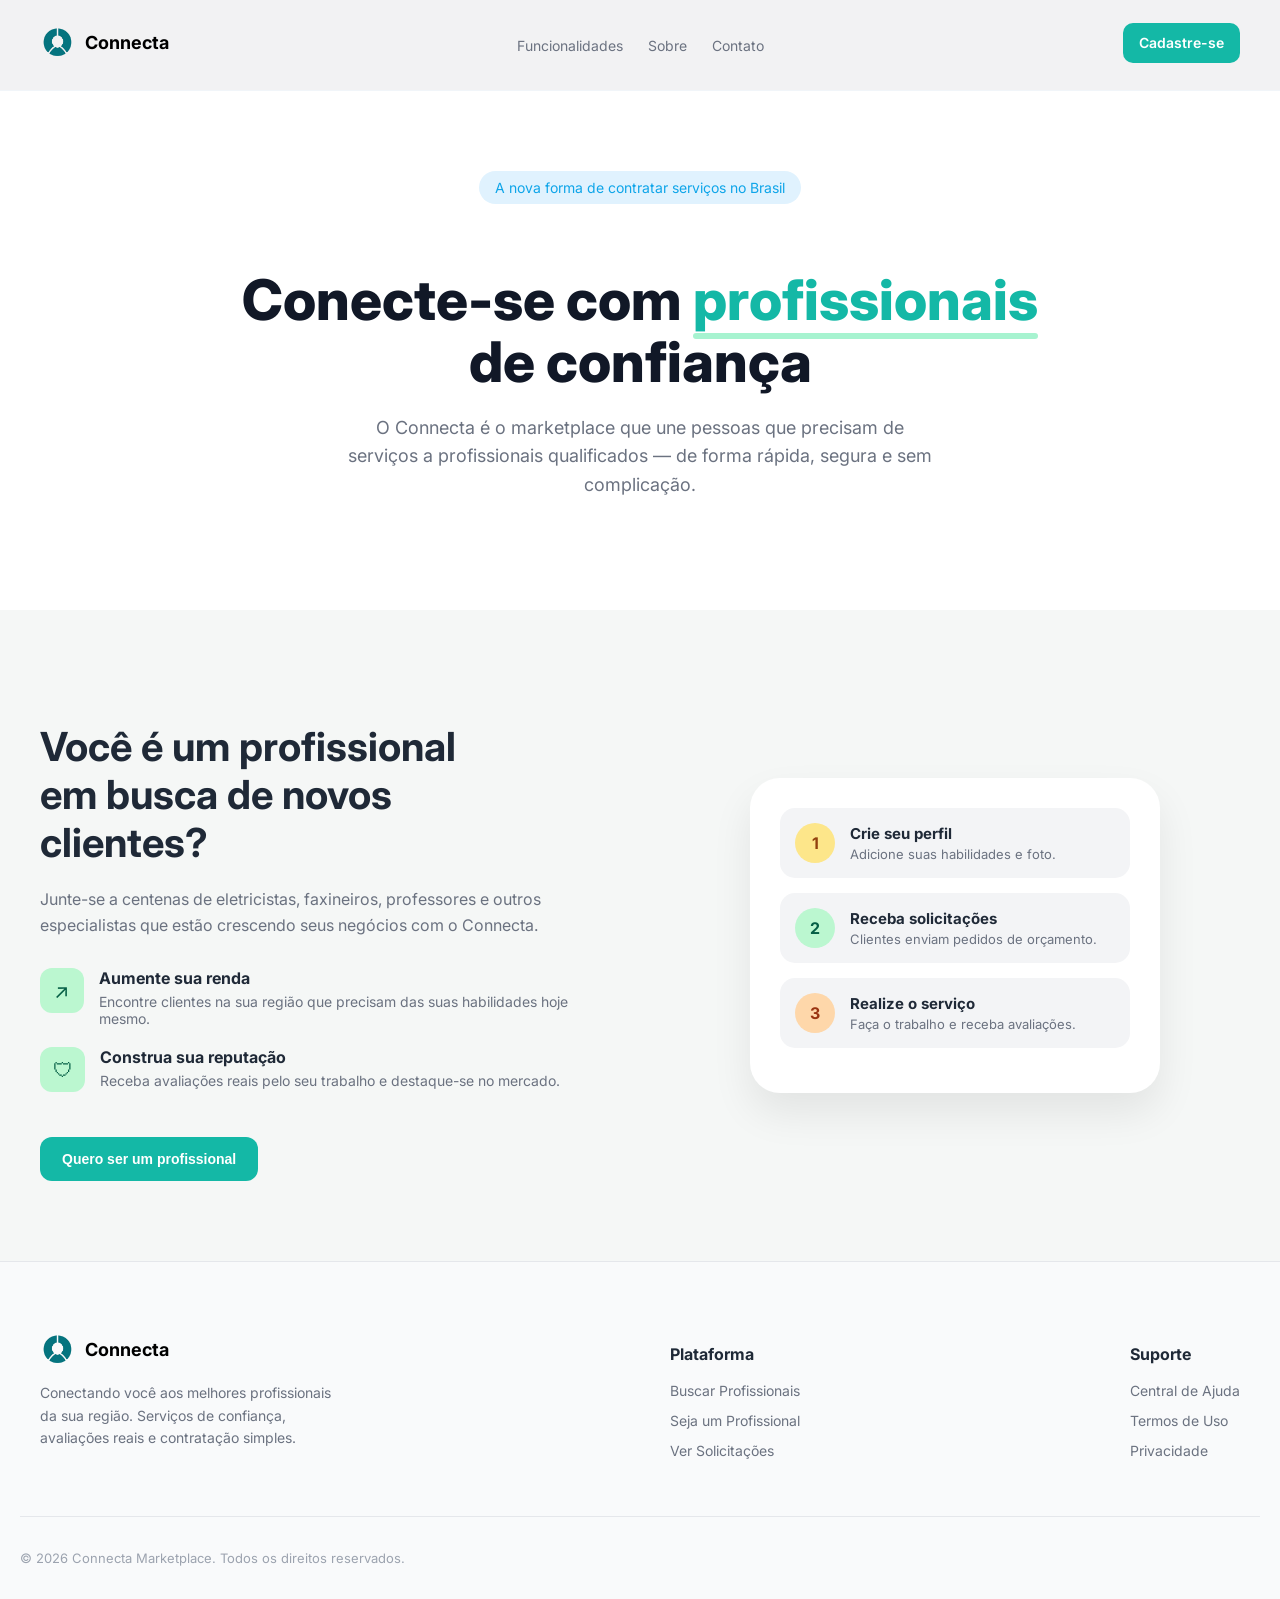
<file: index.html>
<!DOCTYPE html>
<html lang="pt-BR">

<head>
  <meta charset="UTF-8">
  <meta name="viewport" content="width=device-width, initial-scale=1.0">
  <title>Connecta</title>
  <link rel="stylesheet" href="PaginaInicial/index.css">
  <link rel="preconnect" href="https://fonts.googleapis.com">
  <link rel="preconnect" href="https://fonts.gstatic.com" crossorigin>
  <link
    href="https://fonts.googleapis.com/css2?family=Inter:ital,opsz,wght@0,14..32,100..900;1,14..32,100..900&display=swap"
    rel="stylesheet">
  <link href="https://unpkg.com/aos@2.3.4/dist/aos.css" rel="stylesheet">
</head>

<body>

  <header class="header">
    <div class="container">

      <!-- LOGO -->
      <div class="logo">
        <div class="logo-icon">
          <img src="PaginaInicial/assets/Logo.png" alt="">
        </div>
        <span>Connecta</span>
      </div>

      <!-- MENU -->
      <nav class="nav">
        <a href="Funcionalidades/index.html">Funcionalidades</a>
        <a href="PaginaSobre/index.html">Sobre</a>
        <a href="PaginaContato/index.html">Contato</a>
      </nav>

      <!-- AÇÕES -->
      <div class="actions">
        <a href="PageForms/index.html" class="btn">Cadastre-se</a>
      </div>

    </div>
  </header>

  <section class="hero" data-aos="fade-up">
    <div class="badge">A nova forma de contratar serviços no Brasil</div>

    <h1>
      Conecte-se com
      <span class="highlight">profissionais</span><br>
      de confiança
    </h1>

    <p>
      O Connecta é o marketplace que une pessoas que precisam de serviços a profissionais qualificados — de forma
      rápida, segura e sem complicação.
    </p>

  </section>

  <section class="pro-section" data-aos="fade-up">
    <div class="container">

      <!-- ESQUERDA -->
      <div class="left">
        <h1>Você é um profissional<br>em busca de novos<br>clientes?</h1>

        <p class="subtitle">
          Junte-se a centenas de eletricistas, faxineiros,
          professores e outros especialistas que estão
          crescendo seus negócios com o Connecta.
        </p>

        <div class="benefit">
          <div class="icon green">↗</div>
          <div>
            <h4>Aumente sua renda</h4>
            <p>Encontre clientes na sua região que precisam das suas habilidades hoje mesmo.</p>
          </div>
        </div>

        <div class="benefit">
          <div class="icon green">🛡</div>
          <div>
            <h4>Construa sua reputação</h4>
            <p>Receba avaliações reais pelo seu trabalho e destaque-se no mercado.</p>
          </div>
        </div>

        <button class="btn">Quero ser um profissional</button>
      </div>

      <!-- DIREITA -->
      <div class="right">
        <div class="card">

          <div class="step">
            <div class="number yellow">1</div>
            <div>
              <h4>Crie seu perfil</h4>
              <p>Adicione suas habilidades e foto.</p>
            </div>
          </div>

          <div class="step">
            <div class="number green">2</div>
            <div>
              <h4>Receba solicitações</h4>
              <p>Clientes enviam pedidos de orçamento.</p>
            </div>
          </div>

          <div class="step">
            <div class="number orange">3</div>
            <div>
              <h4>Realize o serviço</h4>
              <p>Faça o trabalho e receba avaliações.</p>
            </div>
          </div>

        </div>
      </div>

    </div>
  </section>

  <footer class="footer" >
    <div class="footer-container">

      <!-- ESQUERDA -->
      <div class="footer-left">
        <div class="logo">
        <div class="logo-icon">
          <img src="PaginaInicial/assets/Logo.png" alt="">
        </div>
        <span>Connecta</span>
      </div>

        <p>
          Conectando você aos melhores profissionais da sua região.
          Serviços de confiança, avaliações reais e contratação simples.
        </p>
      </div>

      <!-- COLUNA 1 -->
      <div class="footer-col">
        <h4>Plataforma</h4>
        <ul>
          <li><a href="#">Buscar Profissionais</a></li>
          <li><a href="#">Seja um Profissional</a></li>
          <li><a href="#">Ver Solicitações</a></li>
        </ul>
      </div>

      <!-- COLUNA 2 -->
      <div class="footer-col">
        <h4>Suporte</h4>
        <ul>
          <li><a href="#">Central de Ajuda</a></li>
          <li><a href="#">Termos de Uso</a></li>
          <li><a href="#">Privacidade</a></li>
        </ul>
      </div>

    </div>

    <!-- LINHA FINAL -->
    <div class="footer-bottom">
      <p>© 2026 Connecta Marketplace. Todos os direitos reservados.</p>
    </div>
  </footer>

  <script src="https://unpkg.com/aos@2.3.4/dist/aos.js"></script>

  <script>
    AOS.init({
      duration: 800,
      once: true
    });
  </script>
</body>

</html>
</file>
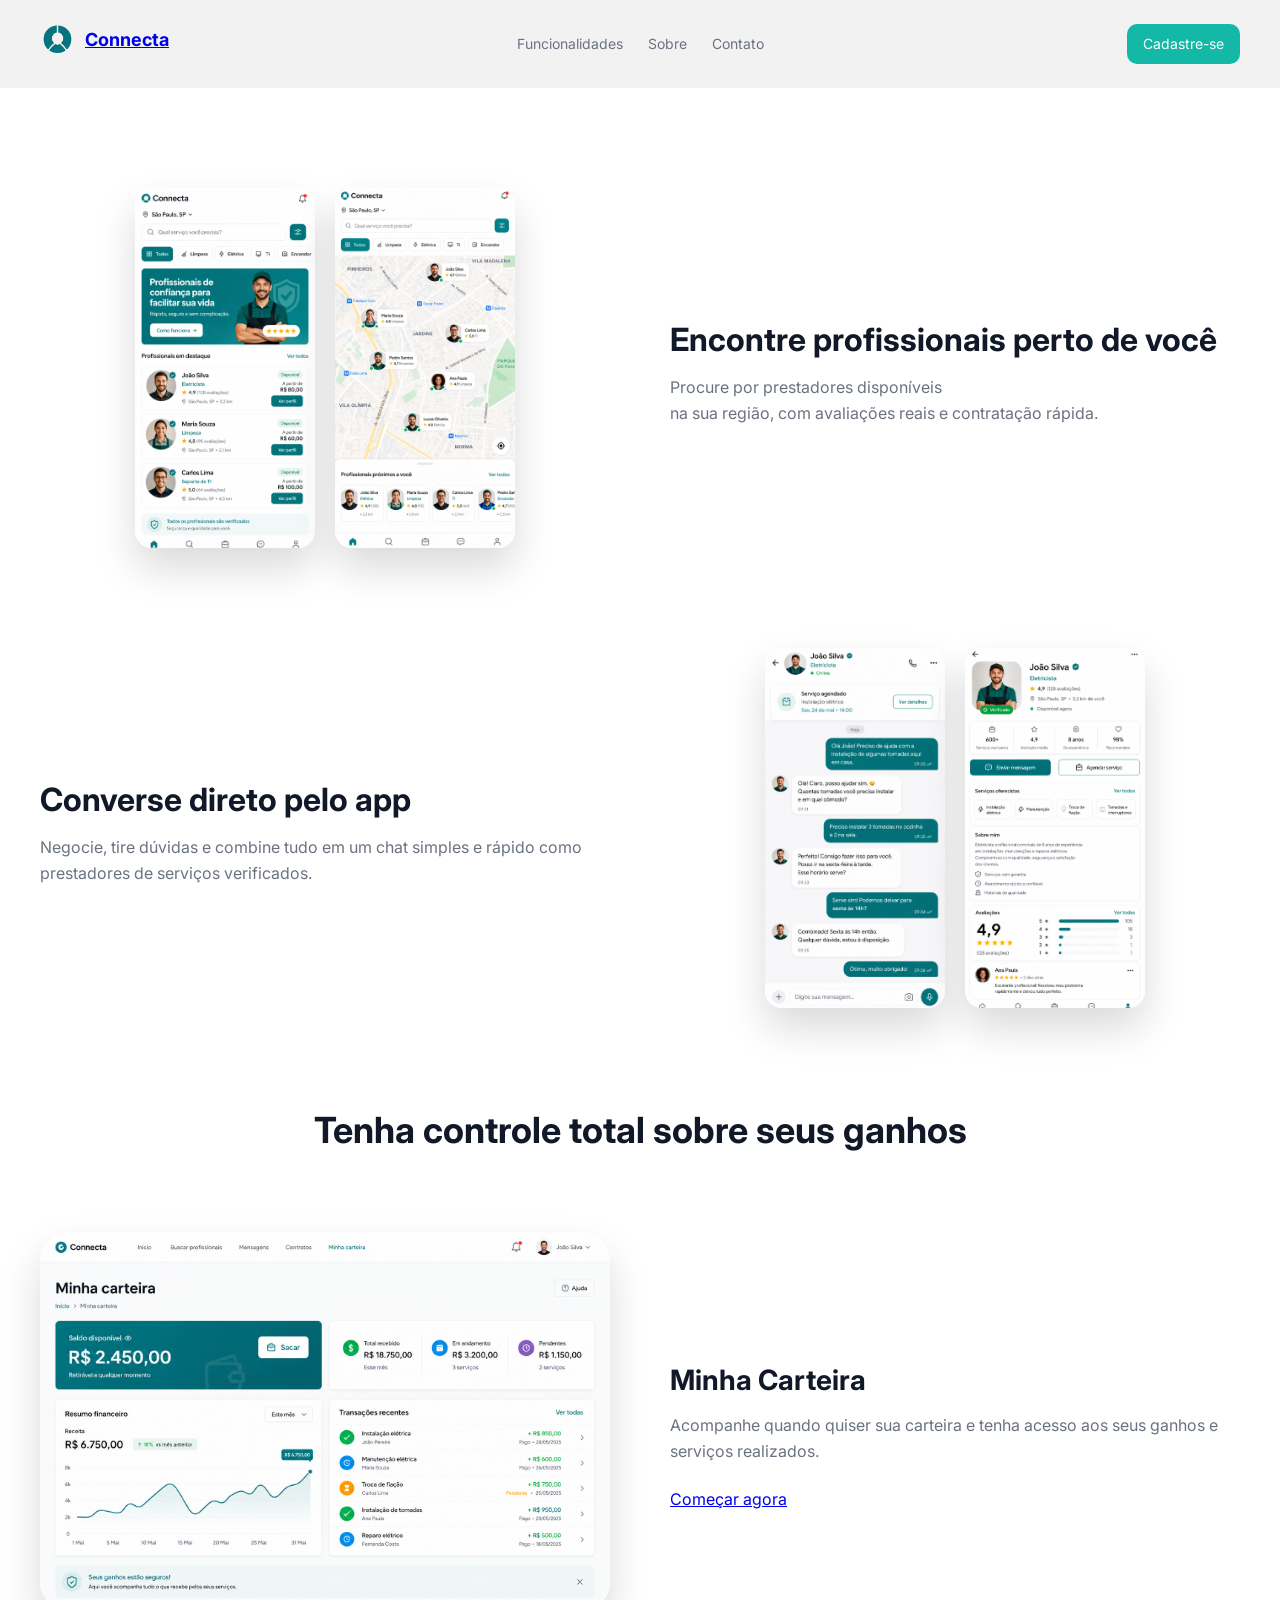
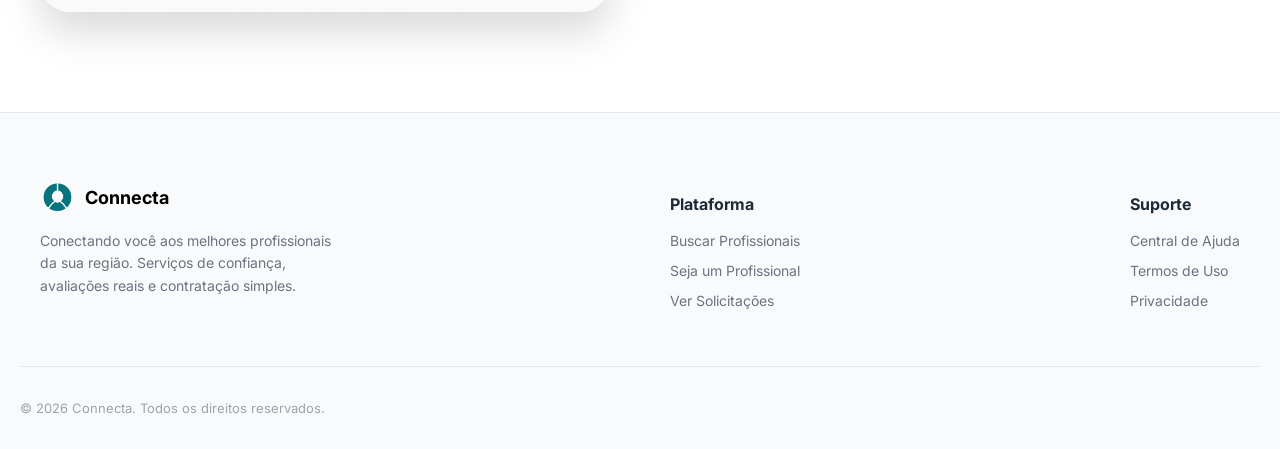
<file: Funcionalidades/index.html>
<!DOCTYPE html>
<html lang="pt-BR">

<head>
  <meta charset="UTF-8">
  <meta name="viewport" content="width=device-width, initial-scale=1.0">
  <title>Funcionalidades</title>
  <link rel="stylesheet" href="index.css">
  <link rel="preconnect" href="https://fonts.googleapis.com">
  <link rel="preconnect" href="https://fonts.gstatic.com" crossorigin>
  <link
    href="https://fonts.googleapis.com/css2?family=Inter:ital,opsz,wght@0,14..32,100..900;1,14..32,100..900&display=swap"
    rel="stylesheet">
  <link href="https://unpkg.com/aos@2.3.4/dist/aos.css" rel="stylesheet">
</head>

<body>

  <header class="header">
    <div class="container">

      <!-- LOGO -->
      <div class="logo">
        <div class="logo-icon">
          <img src="assets/Logo.png" alt="">
        </div>
        <a href="../PaginaInicial/index.html" class="return">Connecta</a>
      </div>

      <!-- MENU -->
      <nav class="nav">
        <a href="#">Funcionalidades</a>
        <a href="#">Sobre</a>
        <a href="#">Contato</a>
      </nav>

      <!-- AÇÕES -->
      <div class="actions">
        <a href="../PageForms/index.html" class="btn">Cadastre-se</a>
      </div>

    </div>
  </header>

  <section class="features">

    <!-- BLOCO 1 -->
    <div class="feature-row">
      <div class="images">
        <div class="phone"><img src="assets/TelaInicial.png"></div>
        <div class="phone"><img src="assets/Map.png"></div>
      </div>

      <div class="text">
        <h2>Encontre profissionais perto de você</h2>
        <p>Procure por prestadores disponíveis <br>
          na sua região, com avaliações reais e contratação rápida.</p>
      </div>
    </div>

    <!-- BLOCO 2 (invertido) -->
    <div class="feature-row reverse">
      <div class="images">
        <div class="phone"><img src="assets/Chat.png"></div>
        <div class="phone"><img src="assets/Profile.png"></div>
      </div>

      <div class="text">
        <h2>Converse direto pelo app</h2>
        <p>Negocie, tire dúvidas e combine tudo em um chat simples e rápido como prestadores de serviços verificados.</p>
      </div>
    </div>

  </section>

  <section class="cta-section" data-aos="fade-up">

    <div class="cta-center">
      <h2>Tenha controle total sobre seus ganhos</h2>
    </div>

    <div class="cta-row">
      <div class="cta-image">
        <img src="assets/CarteiraWeb.png" alt="App">
      </div>

      <div class="cta-text">
        <h3>Minha Carteira</h3>
        <p>
          Acompanhe quando quiser sua carteira e tenha acesso aos seus ganhos e serviços realizados.
        </p>

        <a href="../PageForms/index.html" class="btn">Começar agora</a>
      </div>
    </div>

  </section>

  <footer class="footer">
    <div class="footer-container">

      <!-- ESQUERDA -->
      <div class="footer-left">
        <div class="logo">
          <div class="logo-icon">
            <img src="assets/Logo.png" alt="">
          </div>
          <span>Connecta</span>
        </div>

        <p>
          Conectando você aos melhores profissionais da sua região.
          Serviços de confiança, avaliações reais e contratação simples.
        </p>
      </div>

      <!-- COLUNA 1 -->
      <div class="footer-col">
        <h4>Plataforma</h4>
        <ul>
          <li><a href="#">Buscar Profissionais</a></li>
          <li><a href="#">Seja um Profissional</a></li>
          <li><a href="#">Ver Solicitações</a></li>
        </ul>
      </div>

      <!-- COLUNA 2 -->
      <div class="footer-col">
        <h4>Suporte</h4>
        <ul>
          <li><a href="#">Central de Ajuda</a></li>
          <li><a href="#">Termos de Uso</a></li>
          <li><a href="#">Privacidade</a></li>
        </ul>
      </div>

    </div>

    <!-- LINHA FINAL -->
    <div class="footer-bottom">
      <p>© 2026 Connecta. Todos os direitos reservados.</p>
    </div>
  </footer>


  <script src="https://unpkg.com/aos@2.3.4/dist/aos.js"></script>

  <script>
    AOS.init({
      duration: 800,
      once: true
    });
  </script>

</body>

</html>
</file>
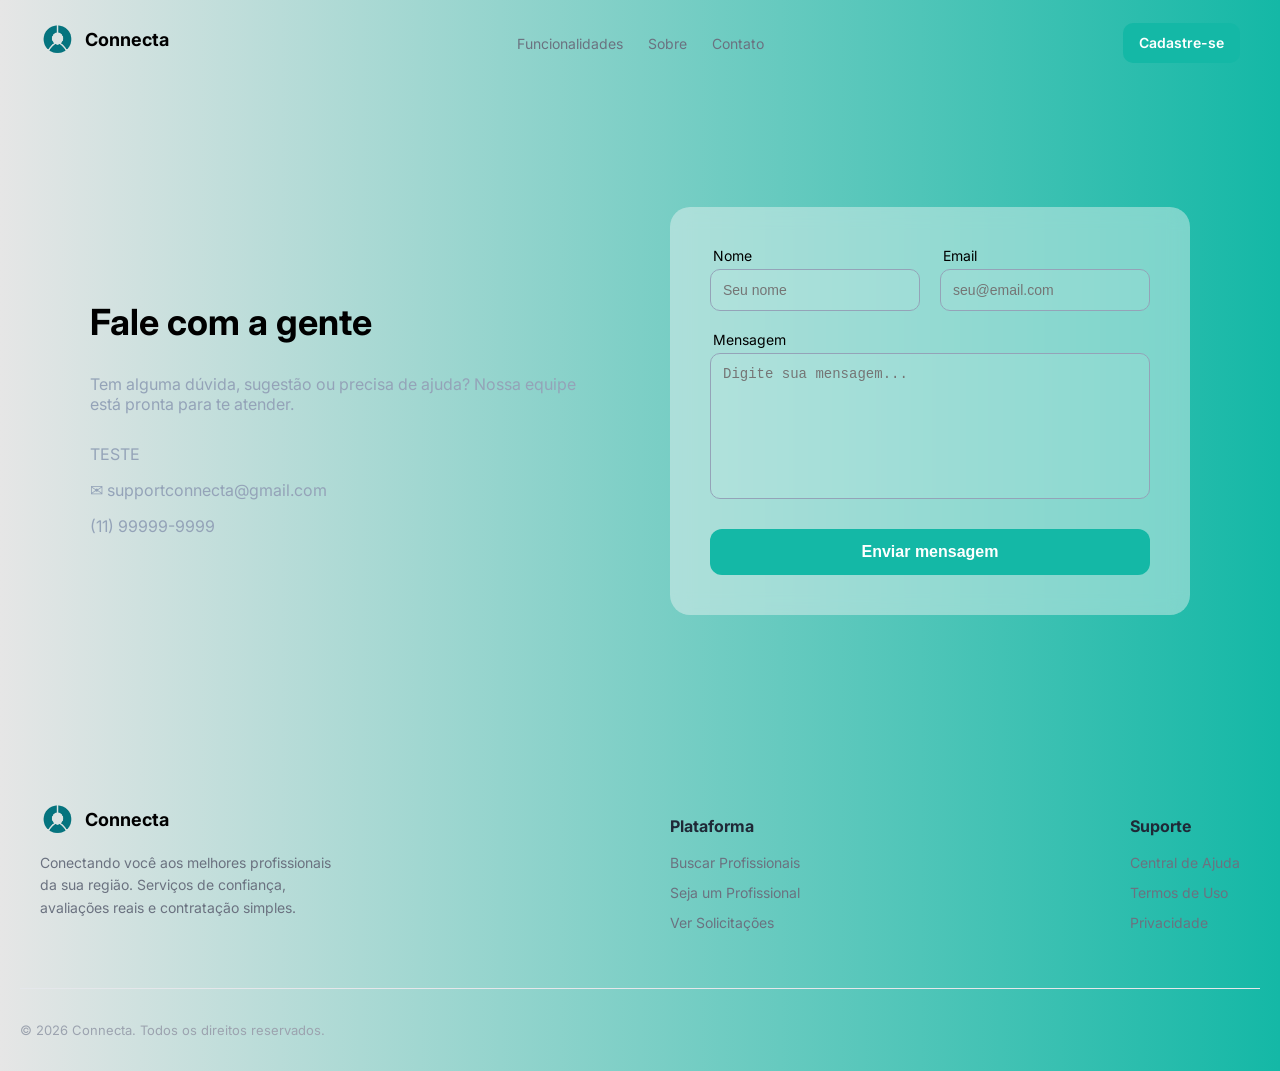
<file: PaginaContato/index.html>
<!DOCTYPE html>
<html lang="pt-BR">

<head>
    <meta charset="UTF-8">
    <meta name="viewport" content="width=device-width, initial-scale=1.0">
    <title>Connecta</title>
    <link rel="stylesheet" href="index.css">
    <link rel="preconnect" href="https://fonts.googleapis.com">
    <link rel="preconnect" href="https://fonts.gstatic.com" crossorigin>
    <link
        href="https://fonts.googleapis.com/css2?family=Inter:ital,opsz,wght@0,14..32,100..900;1,14..32,100..900&display=swap"
        rel="stylesheet">
    <link href="https://unpkg.com/aos@2.3.4/dist/aos.css" rel="stylesheet">
</head>

<body>

    <header class="header">
        <div class="container">

            <!-- LOGO -->
            <div class="logo">
                <div class="logo-icon">
                    <img src="Assets/Logo.png" alt="">
                </div>
                <a href="../index.html" class="return">Connecta</a>
            </div>

            <!-- MENU -->
            <nav class="nav">
                <a href="../Funcionalidades/index.html">Funcionalidades</a>
                <a href="../PaginaSobre/index.html">Sobre</a>
                <a href="index.html">Contato</a>
            </nav>

            <!-- AÇÕES -->
            <div class="actions">
                <a href="PageForms/index.html" class="btn">Cadastre-se</a>
            </div>

        </div>
    </header>

    <section class="contact" data-aos="fade-up">
        <div class="contact-container">

            <!-- TEXTO -->
            <div class="contact-info">
                <h2>Fale com a gente</h2>
                <p>
                    Tem alguma dúvida, sugestão ou precisa de ajuda?
                    Nossa equipe está pronta para te atender.
                </p>

                <div class="contact-details">
                    <p>TESTE</p>
                    <p>✉ supportconnecta@gmail.com</p>
                    <p>(11) 99999-9999</p>
                </div>
            </div>

            <!-- FORM -->
            <form class="contact-form">

                <div class="input-group">
                    <label>Nome</label>
                    <input type="text" placeholder="Seu nome" class="box">
                </div>

                <div class="input-group">
                    <label>Email</label>
                    <input type="email" placeholder="seu@email.com" class="box">
                </div>

                <div class="input-group full">
                    <label>Mensagem</label>
                    <textarea placeholder="Digite sua mensagem..." class="box"></textarea>
                </div>

                <button type="submit">Enviar mensagem</button>

            </form>

        </div>
    </section>

    <footer class="footer">
        <div class="footer-container">

            <!-- ESQUERDA -->
            <div class="footer-left">
                <div class="logo">
                    <div class="logo-icon">
                        <img src="Assets/Logo.png" alt="">
                    </div>
                    <span>Connecta</span>
                </div>

                <p>
                    Conectando você aos melhores profissionais da sua região.
                    Serviços de confiança, avaliações reais e contratação simples.
                </p>
            </div>

            <!-- COLUNA 1 -->
            <div class="footer-col">
                <h4>Plataforma</h4>
                <ul>
                    <li><a href="#">Buscar Profissionais</a></li>
                    <li><a href="#">Seja um Profissional</a></li>
                    <li><a href="#">Ver Solicitações</a></li>
                </ul>
            </div>

            <!-- COLUNA 2 -->
            <div class="footer-col">
                <h4>Suporte</h4>
                <ul>
                    <li><a href="#">Central de Ajuda</a></li>
                    <li><a href="#">Termos de Uso</a></li>
                    <li><a href="#">Privacidade</a></li>
                </ul>
            </div>

        </div>

        <!-- LINHA FINAL -->
        <div class="footer-bottom">
            <p>© 2026 Connecta. Todos os direitos reservados.</p>
        </div>
    </footer>

    <script src="https://unpkg.com/aos@2.3.4/dist/aos.js"></script>

    <script>
        AOS.init({
            duration: 800,
            once: true
        });
    </script>
</body>

</html>
</file>
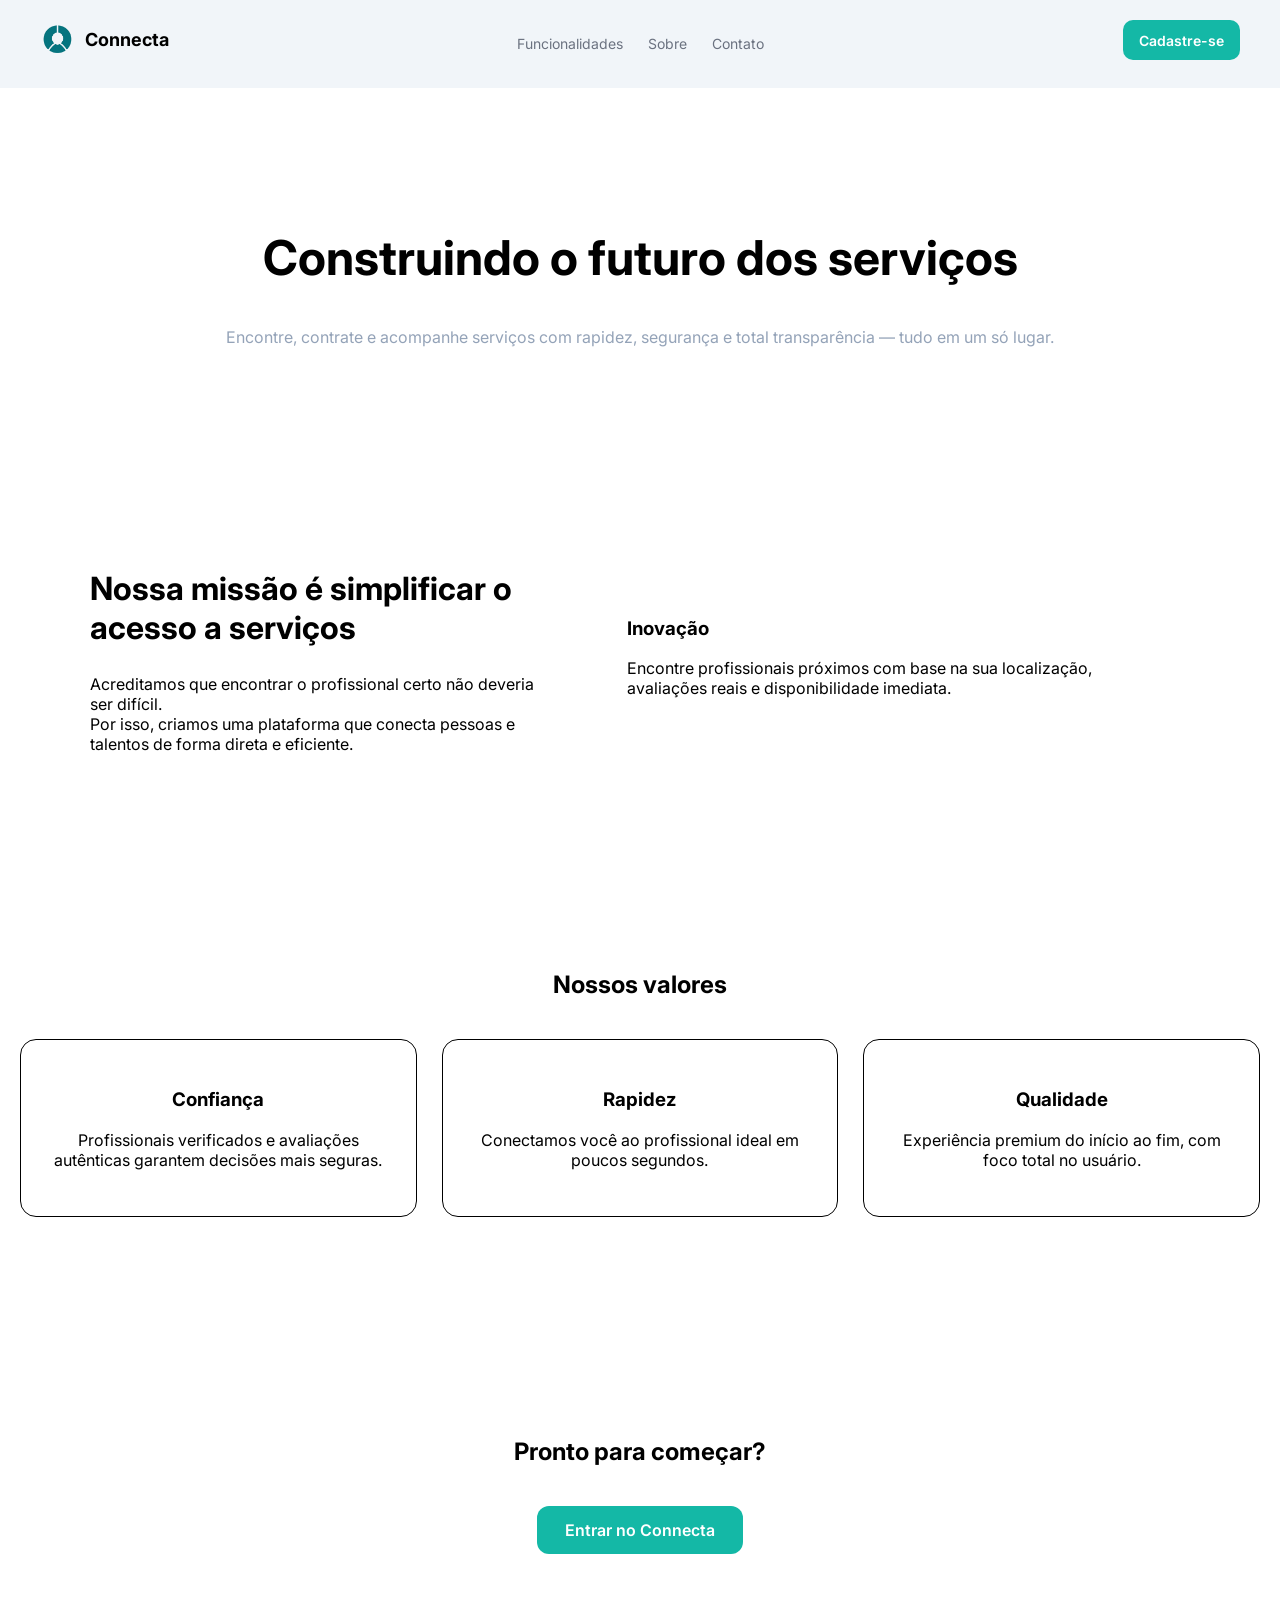
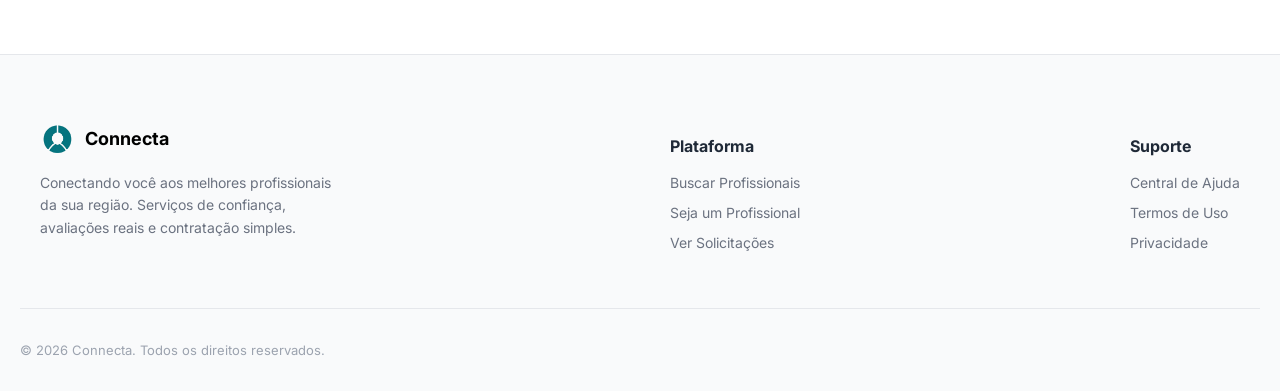
<file: PaginaSobre/index.html>
<!DOCTYPE html>
<html lang="pt-BR">

<head>
  <meta charset="UTF-8">
  <meta name="viewport" content="width=device-width, initial-scale=1.0">
  <title>Sobre</title>
  <link rel="stylesheet" href="index.css">
  <link rel="preconnect" href="https://fonts.googleapis.com">
  <link rel="preconnect" href="https://fonts.gstatic.com" crossorigin>
  <link
    href="https://fonts.googleapis.com/css2?family=Inter:ital,opsz,wght@0,14..32,100..900;1,14..32,100..900&display=swap"
    rel="stylesheet">
  <link href="https://unpkg.com/aos@2.3.4/dist/aos.css" rel="stylesheet">
</head>

<body>

  <header class="header">
    <div class="container">

      <!-- LOGO -->
      <div class="logo">
        <div class="logo-icon">
          <img src="Assets/Logo.png" alt="">
        </div>
        <a href="../index.html" class="return">Connecta</a>
      </div>

      <!-- MENU -->
      <nav class="nav">
        <a href="../Funcionalidades/index.html">Funcionalidades</a>
        <a href="../PaginaSobre/index.html">Sobre</a>
        <a href="../PaginaContato/index.html">Contato</a>
      </nav>

      <!-- AÇÕES -->
      <div class="actions">
        <a href="PageForms/index.html" class="btn">Cadastre-se</a>
      </div>

    </div>
  </header>

  <!-- HERO -->
  <section class="about-hero">
    <h1 data-aos="fade-up">Construindo o futuro dos serviços</h1>
    <p data-aos="fade-up" data-aos-delay="200">
      Encontre, contrate e acompanhe serviços com rapidez, segurança e total transparência — tudo em um só lugar.
    </p>
  </section>

  <!-- MISSÃO -->
  <section class="about-section">
    <div class="container">

      <div class="about-text" data-aos="fade-right">
        <h2>Nossa missão é simplificar o acesso a serviços</h2>
        <p>
          Acreditamos que encontrar o profissional certo não deveria ser difícil. <br>
          Por isso,  criamos uma plataforma que conecta pessoas e talentos de forma direta e eficiente.
        </p>
      </div>

      <div class="about-card" data-aos="fade-left">
        <h3>Inovação</h3>
        <p>Encontre profissionais próximos com base na sua localização, avaliações reais e disponibilidade imediata.</p>
      </div>

    </div>
  </section>

  <!-- VALORES -->
  <section class="values">
    <h2 data-aos="fade-up">Nossos valores</h2>

    <div class="values-grid">

      <div class="value-card" data-aos="zoom-in">
        <h3>Confiança</h3>
        <p>Profissionais verificados e avaliações autênticas garantem decisões mais seguras.</p>
      </div>

      <div class="value-card" data-aos="zoom-in" data-aos-delay="100">
        <h3>Rapidez</h3>
        <p>Conectamos você ao profissional ideal em poucos segundos.</p>
      </div>

      <div class="value-card" data-aos="zoom-in" data-aos-delay="200">
        <h3>Qualidade</h3>
        <p>Experiência premium do início ao fim, com foco total no usuário.</p>
      </div>

    </div>
  </section>

  <!-- TIME 
  <section class="team">
    <h2 data-aos="fade-up">Nosso time</h2>

    <div class="team-grid">

      <div class="team-card" data-aos="fade-up">
        <img src="Assets/Logo.png">
        <h4>Johann</h4>
        <p>DONO</p>
      </div>

    </div>
  </section>
-->

  <!-- CTA -->
  <section class="cta">
    <h2 data-aos="fade-up">Pronto para começar?</h2>
    <a href="../PageForms/index.html" class="btn" data-aos="fade-up" data-aos-delay="200">Entrar no Connecta</a>
  </section>


  <footer class="footer">
    <div class="footer-container">

      <!-- ESQUERDA -->
      <div class="footer-left">
        <div class="logo">
          <div class="logo-icon">
            <img src="Assets/Logo.png" alt="">
          </div>
          <span>Connecta</span>
        </div>

        <p>
          Conectando você aos melhores profissionais da sua região.
          Serviços de confiança, avaliações reais e contratação simples.
        </p>
      </div>

      <!-- COLUNA 1 -->
      <div class="footer-col">
        <h4>Plataforma</h4>
        <ul>
          <li><a href="#">Buscar Profissionais</a></li>
          <li><a href="#">Seja um Profissional</a></li>
          <li><a href="#">Ver Solicitações</a></li>
        </ul>
      </div>

      <!-- COLUNA 2 -->
      <div class="footer-col">
        <h4>Suporte</h4>
        <ul>
          <li><a href="#">Central de Ajuda</a></li>
          <li><a href="#">Termos de Uso</a></li>
          <li><a href="#">Privacidade</a></li>
        </ul>
      </div>

    </div>

    <!-- LINHA FINAL -->
    <div class="footer-bottom">
      <p>© 2026 Connecta. Todos os direitos reservados.</p>
    </div>
  </footer>

  <script src="https://unpkg.com/aos@2.3.4/dist/aos.js"></script>

  <script>
    AOS.init({
      duration: 800,
      once: true
    });
  </script>
</body>

</html>
</file>
<file: PaginaInicial/index.css>
@import url(Css/global.css);
@import url(Css/header.css);
@import url(Css/hero.css);
@import url(Css/prosection.css);
@import url(Css/buttons.css);
@import url(Css/footer.css);
</file>
<file: Funcionalidades/index.css>
@import url(Css/global.css);
@import url(Css/header.css);
@import url(Css/features.css);
@import url(Css/cta.css);
@import url(Css/footer.css);
</file>
<file: PaginaContato/index.css>
@import url(Css/global.css);
@import url(Css/header.css);
@import url(Css/contact.css);
@import url(Css/footer.css);
</file>
<file: PaginaSobre/index.css>
@import url(Css/global.css);
@import url(Css/header.css);
@import url(Css/footer.css);
@import url(Css/hero.css);
@import url(Css/section.css);
@import url(Css/team.css);
@import url(Css/values.css);
@import url(Css/cta.css);
</file>
